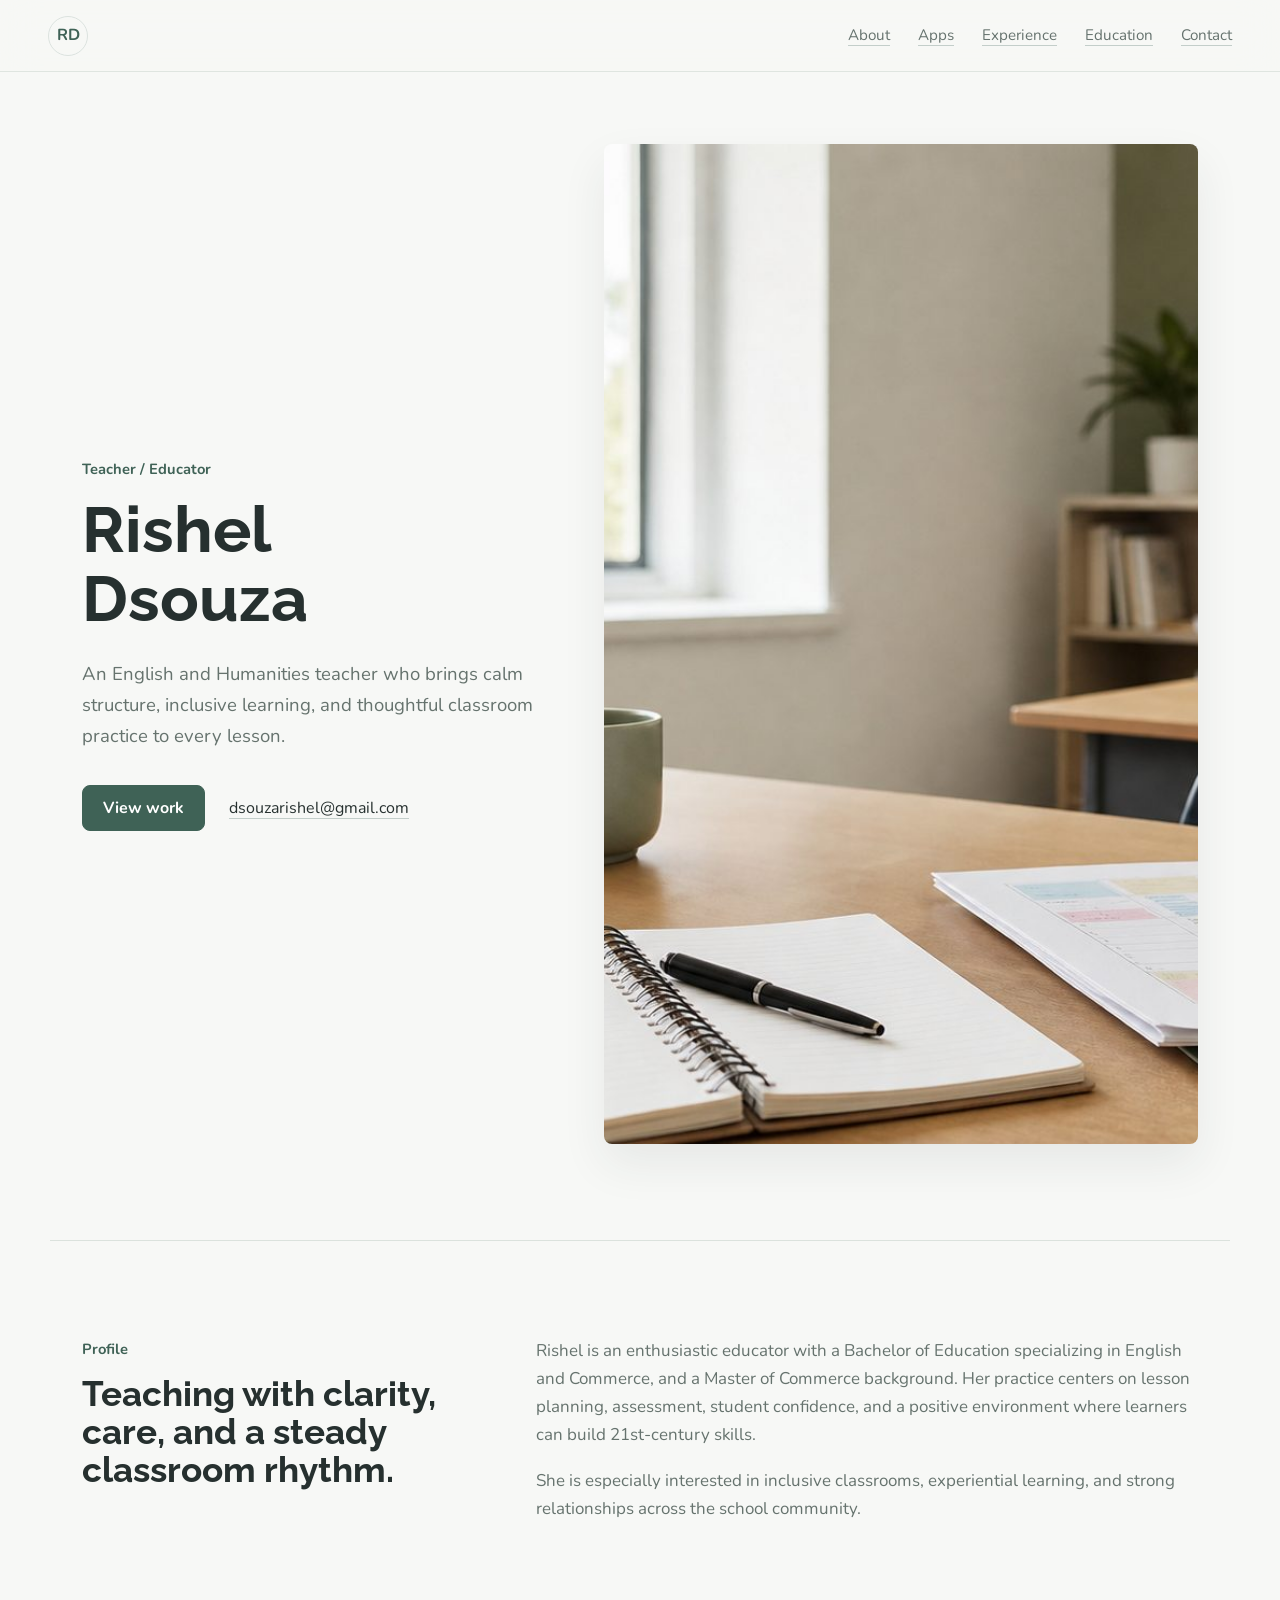
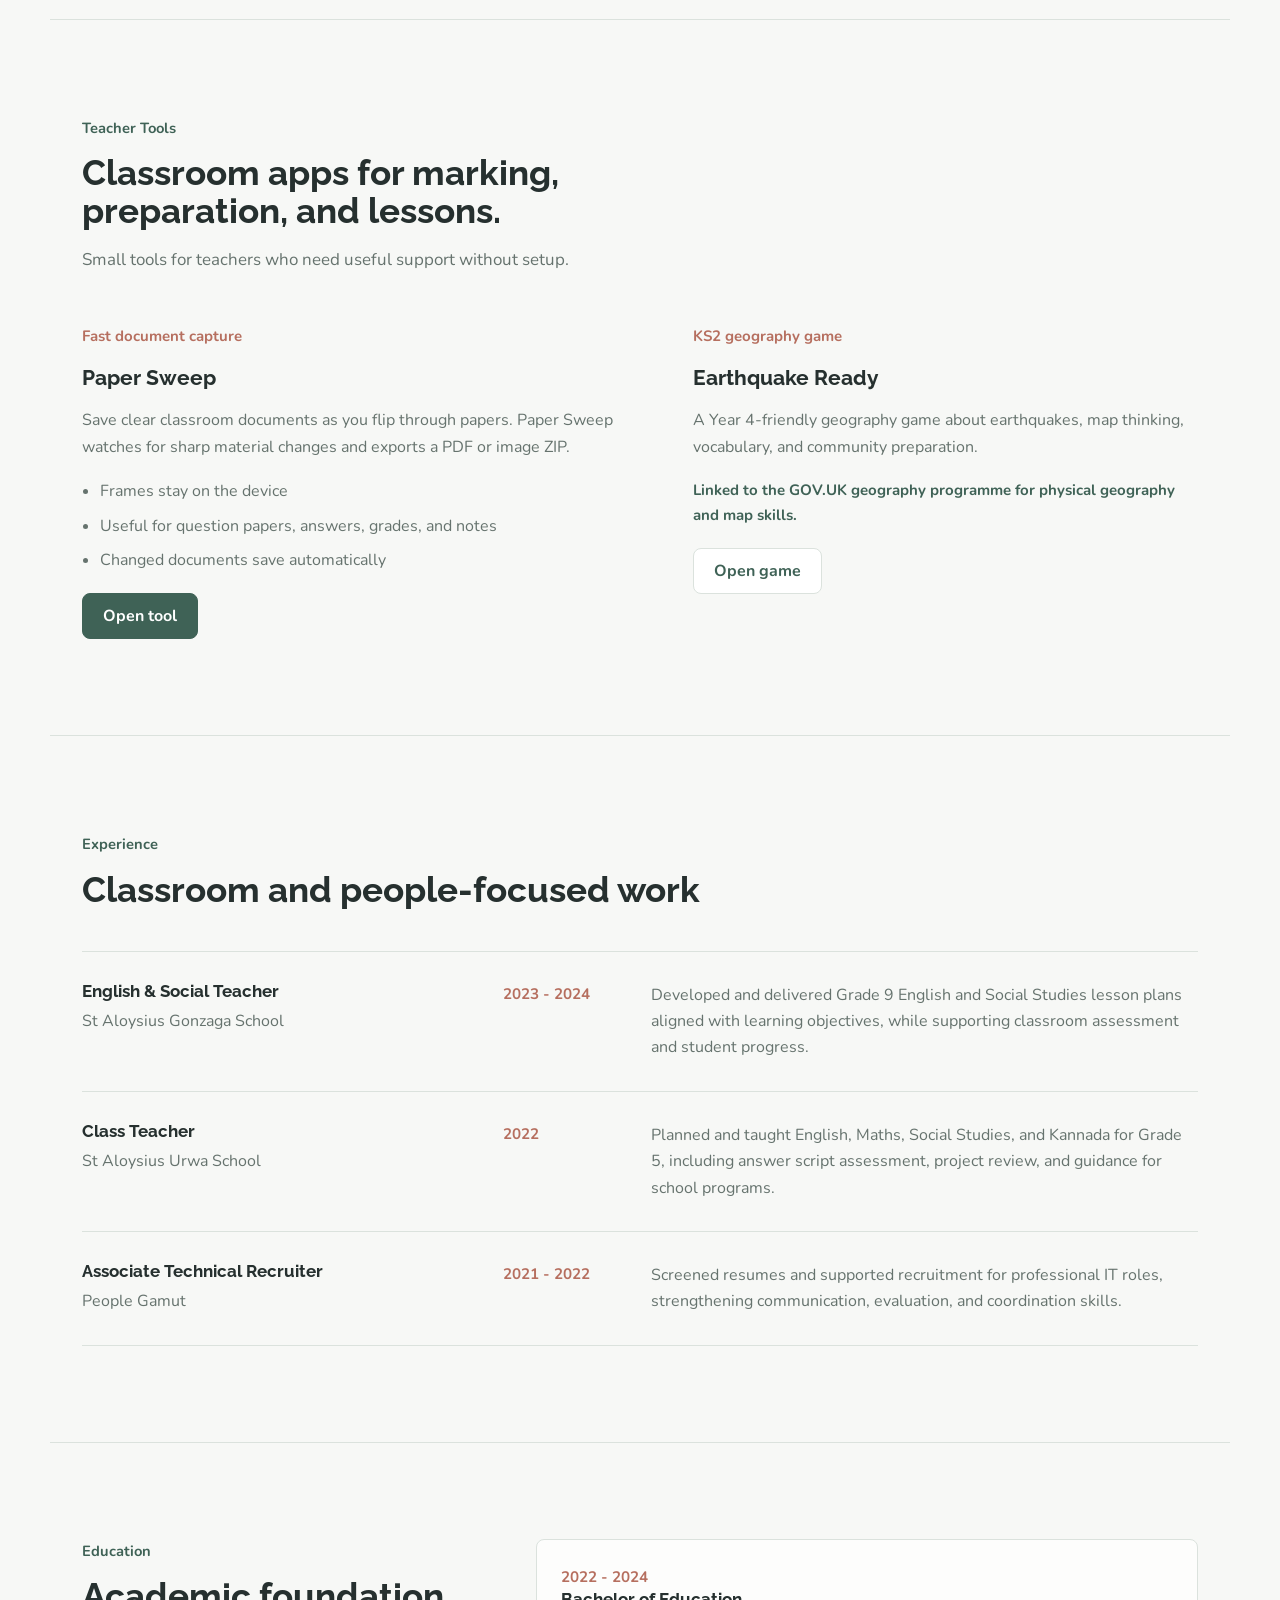
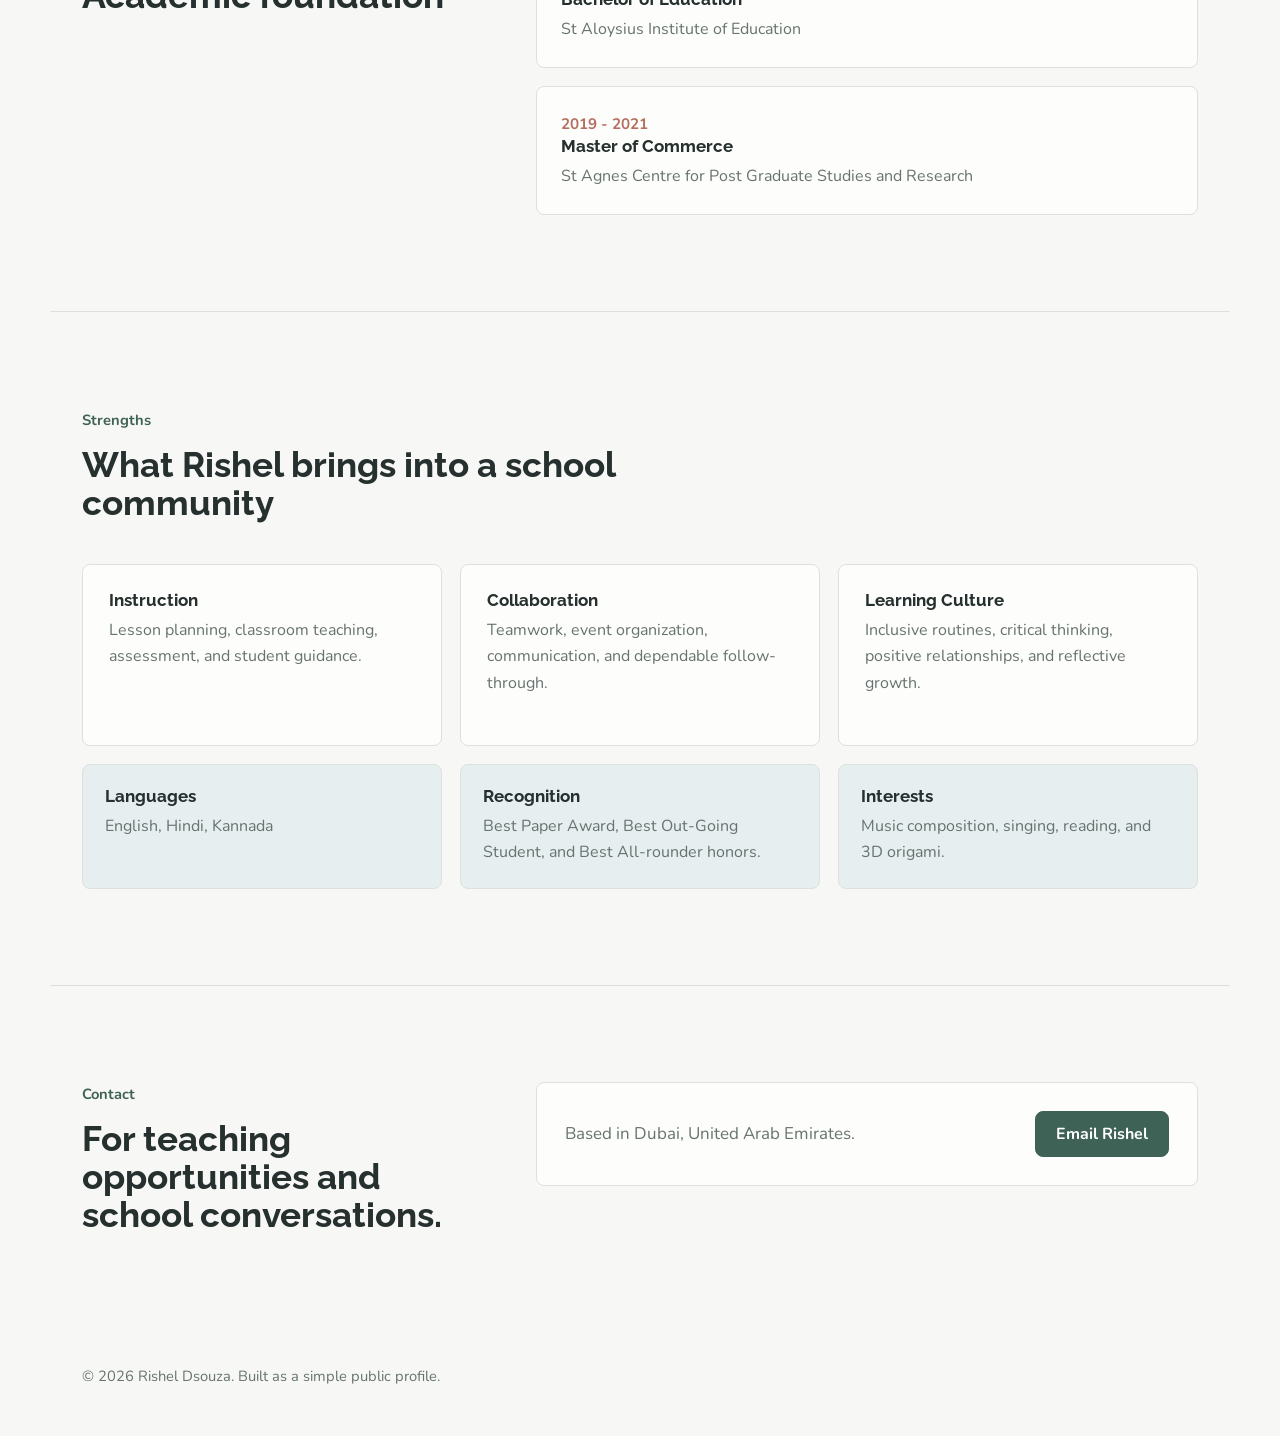
<file: index.html>
<!doctype html>
<html lang="en">
  <head>
    <meta charset="utf-8">
    <meta name="viewport" content="width=device-width, initial-scale=1">
    <title>Rishel Dsouza | Teacher & Educator</title>
    <meta
      name="description"
      content="Rishel Dsouza is a teacher and educator focused on inclusive classrooms, English, Social Studies, and experiential learning."
    >
    <link rel="preconnect" href="https://fonts.googleapis.com">
    <link rel="preconnect" href="https://fonts.gstatic.com" crossorigin>
    <link
      href="https://fonts.googleapis.com/css2?family=Nunito:wght@400;600;700;800&family=Raleway:wght@600;700;800&display=swap"
      rel="stylesheet"
    >
    <link rel="preload" href="assets/images/educator-workspace.jpg" as="image">
    <link rel="stylesheet" href="assets/css/styles.css">
  </head>
  <body>
    <header class="site-header" aria-label="Primary">
      <a class="brand" href="#top" aria-label="Rishel Dsouza home">RD</a>
      <nav class="site-nav" aria-label="Site navigation">
        <a href="#about">About</a>
        <a href="#apps">Apps</a>
        <a href="#experience">Experience</a>
        <a href="#education">Education</a>
        <a href="#contact">Contact</a>
      </nav>
    </header>

    <main id="top">
      <section class="hero" aria-labelledby="hero-title">
        <div class="hero-copy">
          <p class="eyebrow">Teacher / Educator</p>
          <h1 id="hero-title">Rishel Dsouza</h1>
          <p class="hero-text">
            An English and Humanities teacher who brings calm structure, inclusive learning, and thoughtful classroom practice to every lesson.
          </p>
          <div class="hero-actions" aria-label="Primary actions">
            <a class="button" href="#experience">View work</a>
            <a class="text-link" href="mailto:dsouzarishel@gmail.com">dsouzarishel@gmail.com</a>
          </div>
        </div>
        <figure class="hero-media">
          <img
            src="assets/images/educator-workspace.jpg"
            alt="A quiet classroom workspace with a notebook, lesson plans, and soft daylight."
            width="1800"
            height="1000"
          >
        </figure>
      </section>

      <section class="section intro" id="about" aria-labelledby="about-title">
        <div>
          <p class="section-kicker">Profile</p>
          <h2 id="about-title">Teaching with clarity, care, and a steady classroom rhythm.</h2>
        </div>
        <div class="intro-copy">
          <p>
            Rishel is an enthusiastic educator with a Bachelor of Education specializing in English and Commerce, and a Master of Commerce background.
            Her practice centers on lesson planning, assessment, student confidence, and a positive environment where learners can build 21st-century skills.
          </p>
          <p>
            She is especially interested in inclusive classrooms, experiential learning, and strong relationships across the school community.
          </p>
        </div>
      </section>

      <section class="section apps" id="apps" aria-labelledby="apps-title">
        <div class="section-heading">
          <p class="section-kicker">Teacher Tools</p>
          <h2 id="apps-title">Classroom apps for marking, preparation, and lessons.</h2>
          <p>
            Small tools for teachers who need useful support without setup.
          </p>
        </div>

        <div class="app-grid" aria-label="Teacher tools">
          <article class="app-card app-card-featured">
            <p class="app-label">Fast document capture</p>
            <h3>Paper Sweep</h3>
            <p>
              Save clear classroom documents as you flip through papers. Paper Sweep watches for sharp material changes and exports a PDF or image ZIP.
            </p>
            <ul class="app-points">
              <li>Frames stay on the device</li>
              <li>Useful for question papers, answers, grades, and notes</li>
              <li>Changed documents save automatically</li>
            </ul>
            <a class="button" href="apps/paper-sweep/">Open tool</a>
          </article>

          <article class="app-card">
            <p class="app-label">KS2 geography game</p>
            <h3>Earthquake Ready</h3>
            <p>
              A Year 4-friendly geography game about earthquakes, map thinking, vocabulary, and community preparation.
            </p>
            <p class="app-reference">
              Linked to the GOV.UK geography programme for physical geography and map skills.
            </p>
            <a class="button secondary-button" href="games/Teaching/">Open game</a>
          </article>
        </div>
      </section>

      <section class="section" id="experience" aria-labelledby="experience-title">
        <div class="section-heading">
          <p class="section-kicker">Experience</p>
          <h2 id="experience-title">Classroom and people-focused work</h2>
        </div>

        <div class="timeline" aria-label="Professional experience">
          <article class="timeline-item">
            <div>
              <h3>English & Social Teacher</h3>
              <p>St Aloysius Gonzaga School</p>
            </div>
            <time datetime="2023">2023 - 2024</time>
            <p>
              Developed and delivered Grade 9 English and Social Studies lesson plans aligned with learning objectives, while supporting classroom assessment and student progress.
            </p>
          </article>

          <article class="timeline-item">
            <div>
              <h3>Class Teacher</h3>
              <p>St Aloysius Urwa School</p>
            </div>
            <time datetime="2022">2022</time>
            <p>
              Planned and taught English, Maths, Social Studies, and Kannada for Grade 5, including answer script assessment, project review, and guidance for school programs.
            </p>
          </article>

          <article class="timeline-item">
            <div>
              <h3>Associate Technical Recruiter</h3>
              <p>People Gamut</p>
            </div>
            <time datetime="2021">2021 - 2022</time>
            <p>
              Screened resumes and supported recruitment for professional IT roles, strengthening communication, evaluation, and coordination skills.
            </p>
          </article>
        </div>
      </section>

      <section class="section split" id="education" aria-labelledby="education-title">
        <div>
          <p class="section-kicker">Education</p>
          <h2 id="education-title">Academic foundation</h2>
        </div>
        <div class="quiet-list">
          <article>
            <span>2022 - 2024</span>
            <h3>Bachelor of Education</h3>
            <p>St Aloysius Institute of Education</p>
          </article>
          <article>
            <span>2019 - 2021</span>
            <h3>Master of Commerce</h3>
            <p>St Agnes Centre for Post Graduate Studies and Research</p>
          </article>
        </div>
      </section>

      <section class="section strengths" aria-labelledby="strengths-title">
        <div class="section-heading">
          <p class="section-kicker">Strengths</p>
          <h2 id="strengths-title">What Rishel brings into a school community</h2>
        </div>

        <div class="strength-grid">
          <article>
            <h3>Instruction</h3>
            <p>Lesson planning, classroom teaching, assessment, and student guidance.</p>
          </article>
          <article>
            <h3>Collaboration</h3>
            <p>Teamwork, event organization, communication, and dependable follow-through.</p>
          </article>
          <article>
            <h3>Learning Culture</h3>
            <p>Inclusive routines, critical thinking, positive relationships, and reflective growth.</p>
          </article>
        </div>

        <div class="detail-grid" aria-label="Additional details">
          <div>
            <h3>Languages</h3>
            <p>English, Hindi, Kannada</p>
          </div>
          <div>
            <h3>Recognition</h3>
            <p>Best Paper Award, Best Out-Going Student, and Best All-rounder honors.</p>
          </div>
          <div>
            <h3>Interests</h3>
            <p>Music composition, singing, reading, and 3D origami.</p>
          </div>
        </div>
      </section>

      <section class="section contact" id="contact" aria-labelledby="contact-title">
        <div>
          <p class="section-kicker">Contact</p>
          <h2 id="contact-title">For teaching opportunities and school conversations.</h2>
        </div>
        <div class="contact-panel">
          <p>Based in Dubai, United Arab Emirates.</p>
          <a class="button" href="mailto:dsouzarishel@gmail.com">Email Rishel</a>
        </div>
      </section>
    </main>

    <footer class="site-footer">
      <p>&copy; <span id="year"></span> Rishel Dsouza. Built as a simple public profile.</p>
    </footer>

    <script src="assets/js/main.js"></script>
  </body>
</html>
</file>
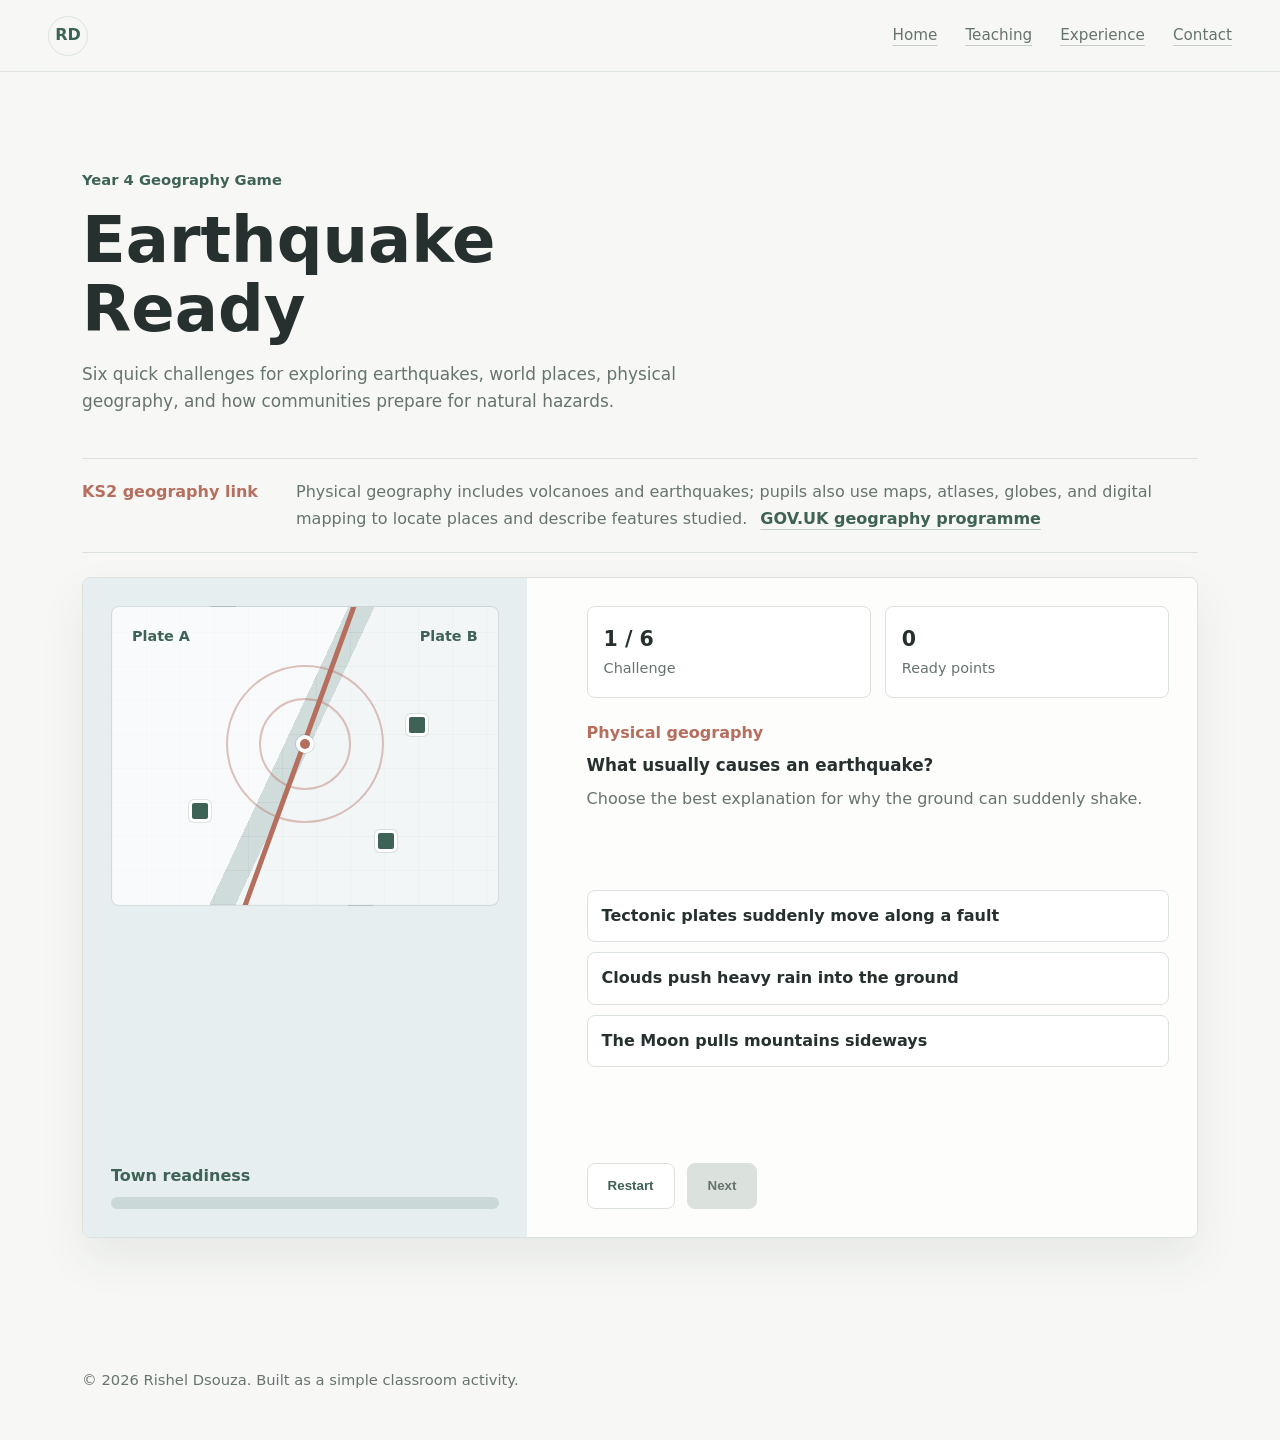
<file: games/Teaching/index.html>
<!doctype html>
<html lang="en">
  <head>
    <meta charset="utf-8">
    <meta name="viewport" content="width=device-width, initial-scale=1">
    <title>Earthquake Ready | Teaching Game</title>
    <meta
      name="description"
      content="A Year 4-friendly Key Stage 2 geography game about earthquakes, map skills, and community preparation."
    >
    <link rel="stylesheet" href="../../assets/css/styles.css">
  </head>
  <body>
    <header class="site-header" aria-label="Primary">
      <a class="brand" href="../../" aria-label="Rishel Dsouza home">RD</a>
      <nav class="site-nav" aria-label="Site navigation">
        <a href="../../">Home</a>
        <a href="../../#teaching">Teaching</a>
        <a href="../../#experience">Experience</a>
        <a href="../../#contact">Contact</a>
      </nav>
    </header>

    <main>
      <section class="section game-page" aria-labelledby="game-title">
        <div class="section-heading">
          <p class="section-kicker">Year 4 Geography Game</p>
          <h1 id="game-title">Earthquake Ready</h1>
          <p>
            Six quick challenges for exploring earthquakes, world places, physical geography, and how communities prepare for natural hazards.
          </p>
        </div>

        <div class="curriculum-note">
          <span>KS2 geography link</span>
          <p>
            Physical geography includes volcanoes and earthquakes; pupils also use maps, atlases, globes, and digital mapping to locate places and describe features studied.
            <a class="source-link" href="https://www.gov.uk/government/publications/national-curriculum-in-england-geography-programmes-of-study/national-curriculum-in-england-geography-programmes-of-study">GOV.UK geography programme</a>
          </p>
        </div>

        <div class="quake-game" data-game="earthquake-ready">
          <div class="quake-visual" aria-hidden="true">
            <div class="fault-scene">
              <span class="plate plate-left">Plate A</span>
              <span class="plate plate-right">Plate B</span>
              <span class="fault-line"></span>
              <span class="epicentre-dot"></span>
              <span class="quake-ring ring-one"></span>
              <span class="quake-ring ring-two"></span>
              <span class="town-dot town-one"></span>
              <span class="town-dot town-two"></span>
              <span class="town-dot town-three"></span>
            </div>
            <div class="readiness-meter">
              <span>Town readiness</span>
              <div class="meter-track">
                <span class="meter-fill" data-readiness-fill></span>
              </div>
            </div>
          </div>

          <div class="quake-panel">
            <div class="game-status" aria-label="Game progress">
              <div>
                <strong data-round-count>1 / 6</strong>
                <span>Challenge</span>
              </div>
              <div>
                <strong data-score-count>0</strong>
                <span>Ready points</span>
              </div>
            </div>

            <div class="question-block">
              <p class="question-label" data-question-label>Physical geography</p>
              <h3 data-question-title>Loading question</h3>
              <p data-question-text></p>
            </div>

            <div class="answer-grid" data-answer-grid aria-label="Answer choices"></div>
            <p class="game-feedback" data-feedback aria-live="polite"></p>

            <div class="game-actions">
              <button class="button secondary-button" type="button" data-reset-game>Restart</button>
              <button class="button" type="button" data-next-question disabled>Next</button>
            </div>
          </div>
        </div>
      </section>
    </main>

    <footer class="site-footer">
      <p>&copy; <span id="year"></span> Rishel Dsouza. Built as a simple classroom activity.</p>
    </footer>

    <script src="../../assets/js/main.js"></script>
  </body>
</html>
</file>
<file: assets/css/styles.css>
:root {
  --page: #f7f8f6;
  --surface: #ffffff;
  --ink: #26302f;
  --muted: #66736e;
  --line: #dbe2dd;
  --sage: #6f8d80;
  --sage-deep: #3f6256;
  --clay: #b66f5f;
  --mist: #e6eef0;
  --shadow: 0 20px 45px rgba(38, 48, 47, 0.08);
}

* {
  box-sizing: border-box;
}

html {
  scroll-behavior: smooth;
}

body {
  margin: 0;
  background: var(--page);
  color: var(--ink);
  font-family: Nunito, ui-sans-serif, system-ui, -apple-system, BlinkMacSystemFont, "Segoe UI", sans-serif;
  font-size: 16px;
  line-height: 1.65;
  letter-spacing: 0;
}

img {
  display: block;
  max-width: 100%;
}

a {
  color: inherit;
}

.site-header {
  position: sticky;
  top: 0;
  z-index: 10;
  display: flex;
  align-items: center;
  justify-content: space-between;
  min-height: 72px;
  padding: 0 48px;
  border-bottom: 1px solid rgba(219, 226, 221, 0.86);
  background: rgba(247, 248, 246, 0.9);
  backdrop-filter: blur(18px);
}

.brand {
  display: inline-grid;
  width: 40px;
  height: 40px;
  place-items: center;
  border: 1px solid var(--line);
  border-radius: 50%;
  color: var(--sage-deep);
  font-weight: 700;
  text-decoration: none;
}

.site-nav {
  display: flex;
  gap: 28px;
  align-items: center;
  color: var(--muted);
  font-size: 0.95rem;
}

.site-nav a,
.text-link {
  text-decoration-color: rgba(63, 98, 86, 0.28);
  text-underline-offset: 5px;
}

.site-nav a:hover,
.text-link:hover {
  color: var(--sage-deep);
  text-decoration-color: currentColor;
}

.hero {
  display: grid;
  grid-template-columns: minmax(0, 0.88fr) minmax(360px, 1.12fr);
  gap: 56px;
  align-items: center;
  max-width: 1180px;
  min-height: calc(100vh - 72px);
  margin: 0 auto;
  padding: 72px 32px 96px;
}

.hero-copy {
  max-width: 620px;
}

.eyebrow,
.section-kicker {
  margin: 0 0 14px;
  color: var(--sage-deep);
  font-size: 0.92rem;
  font-weight: 700;
}

h1,
h2,
h3,
p {
  overflow-wrap: break-word;
}

h1,
h2,
h3 {
  margin: 0;
  font-family: Raleway, Nunito, ui-sans-serif, system-ui, sans-serif;
  line-height: 1.08;
  font-weight: 720;
}

h1 {
  max-width: 10ch;
  font-size: 4rem;
}

h2 {
  font-size: 2.2rem;
}

h3 {
  font-size: 1.05rem;
}

.hero-text {
  max-width: 34rem;
  margin: 26px 0 0;
  color: var(--muted);
  font-size: 1.16rem;
}

.hero-actions {
  display: flex;
  flex-wrap: wrap;
  gap: 18px 24px;
  align-items: center;
  margin-top: 34px;
}

.button {
  display: inline-flex;
  align-items: center;
  justify-content: center;
  min-height: 46px;
  padding: 0 20px;
  border: 1px solid var(--sage-deep);
  border-radius: 8px;
  background: var(--sage-deep);
  color: #ffffff;
  font-weight: 700;
  text-decoration: none;
  transition: background-color 160ms ease, border-color 160ms ease, transform 160ms ease;
}

.button:hover {
  border-color: #29473d;
  background: #29473d;
  transform: translateY(-1px);
}

.hero-media {
  margin: 0;
}

.hero-media img {
  width: 100%;
  aspect-ratio: 1.33;
  object-fit: cover;
  border-radius: 8px;
  box-shadow: var(--shadow);
}

.section {
  max-width: 1180px;
  margin: 0 auto;
  padding: 96px 32px;
  border-top: 1px solid var(--line);
}

.intro,
.split,
.contact {
  display: grid;
  grid-template-columns: minmax(220px, 0.75fr) minmax(0, 1.25fr);
  gap: 56px;
  align-items: start;
}

.intro-copy p,
.contact-panel p {
  margin: 0;
  color: var(--muted);
  font-size: 1.06rem;
}

.intro-copy p + p {
  margin-top: 18px;
}

.section-heading {
  max-width: 680px;
  margin-bottom: 42px;
}

.section-heading p:not(.section-kicker) {
  margin: 16px 0 0;
  color: var(--muted);
  font-size: 1.06rem;
}

.curriculum-note {
  display: grid;
  grid-template-columns: 190px minmax(0, 1fr);
  gap: 24px;
  align-items: start;
  margin-bottom: 24px;
  padding: 20px 0;
  border-top: 1px solid var(--line);
  border-bottom: 1px solid var(--line);
}

.curriculum-note span {
  color: var(--clay);
  font-weight: 700;
}

.curriculum-note p {
  margin: 0;
  color: var(--muted);
}

.source-link {
  display: inline-block;
  margin-left: 8px;
  color: var(--sage-deep);
  font-weight: 700;
  text-decoration-color: rgba(63, 98, 86, 0.28);
  text-underline-offset: 5px;
}

.source-link:hover {
  text-decoration-color: currentColor;
}

.app-grid {
  display: grid;
  grid-template-columns: minmax(0, 1.08fr) minmax(0, 0.92fr);
  gap: 18px;
}

.app-card {
  display: grid;
  gap: 18px;
  align-content: start;
  min-height: 100%;
  padding: 8px 0 0;
  border-radius: 8px;
}

.app-card-featured {
  padding-right: 28px;
}

.app-label,
.app-reference {
  margin: 0;
  font-size: 0.94rem;
  font-weight: 700;
}

.app-label {
  color: var(--clay);
}

.app-card h3 {
  font-size: 1.3rem;
}

.app-card p:not(.app-label, .app-reference) {
  margin: 0;
  color: var(--muted);
}

.app-reference {
  color: var(--sage-deep);
}

.app-points {
  display: grid;
  gap: 8px;
  margin: 0;
  padding-left: 1.1rem;
  color: var(--muted);
}

.app-card .button {
  justify-self: start;
  margin-top: 2px;
}

.teaching-launch {
  display: flex;
  flex-wrap: wrap;
  gap: 20px;
  align-items: center;
  justify-content: space-between;
  padding: 28px;
  border: 1px solid var(--line);
  border-radius: 8px;
  background: rgba(255, 255, 255, 0.72);
}

.teaching-launch div {
  max-width: 680px;
}

.teaching-launch h3 {
  margin-bottom: 8px;
}

.teaching-launch p {
  margin: 0;
  color: var(--muted);
}

.game-page {
  border-top: 0;
}

.game-page h1 {
  max-width: 14ch;
}

.quake-game {
  display: grid;
  grid-template-columns: minmax(280px, 0.82fr) minmax(0, 1.18fr);
  gap: 32px;
  align-items: stretch;
  border: 1px solid var(--line);
  border-radius: 8px;
  background: rgba(255, 255, 255, 0.72);
  box-shadow: var(--shadow);
  overflow: hidden;
}

.quake-visual {
  display: grid;
  align-content: space-between;
  gap: 22px;
  min-height: 420px;
  padding: 28px;
  background: var(--mist);
}

.fault-scene {
  position: relative;
  min-height: 300px;
  border: 1px solid rgba(63, 98, 86, 0.18);
  border-radius: 8px;
  background:
    linear-gradient(115deg, rgba(255, 255, 255, 0.72) 0 45%, rgba(111, 141, 128, 0.18) 45% 50%, rgba(255, 255, 255, 0.48) 50% 100%),
    repeating-linear-gradient(0deg, rgba(38, 48, 47, 0.06) 0 1px, transparent 1px 34px),
    repeating-linear-gradient(90deg, rgba(38, 48, 47, 0.05) 0 1px, transparent 1px 34px);
  overflow: hidden;
}

.plate,
.fault-line,
.epicentre-dot,
.quake-ring,
.town-dot {
  position: absolute;
}

.plate {
  top: 18px;
  color: var(--sage-deep);
  font-size: 0.9rem;
  font-weight: 700;
}

.plate-left {
  left: 20px;
}

.plate-right {
  right: 20px;
}

.fault-line {
  inset: -20px auto -20px 48%;
  width: 5px;
  border-radius: 999px;
  background: var(--clay);
  transform: rotate(20deg);
}

.epicentre-dot {
  top: 46%;
  left: 50%;
  width: 18px;
  height: 18px;
  border: 4px solid #ffffff;
  border-radius: 50%;
  background: var(--clay);
  transform: translate(-50%, -50%);
  box-shadow: 0 0 0 1px rgba(38, 48, 47, 0.12);
}

.quake-ring {
  top: 46%;
  left: 50%;
  border: 2px solid rgba(182, 111, 95, 0.42);
  border-radius: 50%;
  transform: translate(-50%, -50%);
}

.ring-one {
  width: 92px;
  height: 92px;
}

.ring-two {
  width: 158px;
  height: 158px;
}

.town-dot {
  width: 22px;
  height: 22px;
  border: 3px solid #ffffff;
  border-radius: 5px;
  background: var(--sage-deep);
  box-shadow: 0 0 0 1px rgba(38, 48, 47, 0.12);
}

.town-one {
  right: 26%;
  bottom: 18%;
}

.town-two {
  left: 20%;
  bottom: 28%;
}

.town-three {
  right: 18%;
  top: 36%;
}

.readiness-meter span {
  display: block;
  margin-bottom: 8px;
  color: var(--sage-deep);
  font-weight: 700;
}

.meter-track {
  height: 12px;
  border-radius: 999px;
  background: rgba(63, 98, 86, 0.16);
  overflow: hidden;
}

.meter-fill {
  display: block;
  width: 0;
  height: 100%;
  border-radius: inherit;
  background: var(--sage-deep);
  transition: width 220ms ease;
}

.quake-panel {
  display: grid;
  gap: 22px;
  align-content: start;
  padding: 28px;
}

.game-status {
  display: grid;
  grid-template-columns: repeat(2, minmax(0, 1fr));
  gap: 14px;
}

.game-status div {
  padding: 16px;
  border: 1px solid var(--line);
  border-radius: 8px;
  background: var(--surface);
}

.game-status strong,
.game-status span {
  display: block;
}

.game-status strong {
  font-size: 1.28rem;
}

.game-status span {
  color: var(--muted);
  font-size: 0.9rem;
}

.question-block {
  min-height: 148px;
}

.question-label {
  margin: 0 0 10px;
  color: var(--clay);
  font-weight: 700;
}

.question-block p:last-child {
  margin: 12px 0 0;
  color: var(--muted);
}

.answer-grid {
  display: grid;
  gap: 10px;
}

.answer-choice {
  width: 100%;
  min-height: 52px;
  padding: 12px 14px;
  border: 1px solid var(--line);
  border-radius: 8px;
  background: var(--surface);
  color: var(--ink);
  font: inherit;
  font-weight: 650;
  text-align: left;
  cursor: pointer;
  transition: border-color 160ms ease, background-color 160ms ease, transform 160ms ease;
}

.answer-choice:hover:not(:disabled),
.answer-choice:focus-visible {
  border-color: var(--sage-deep);
  background: #f3f7f4;
  outline: none;
  transform: translateY(-1px);
}

.answer-choice:disabled {
  cursor: default;
}

.answer-choice.is-correct {
  border-color: var(--sage-deep);
  background: rgba(111, 141, 128, 0.18);
}

.answer-choice.is-incorrect {
  border-color: var(--clay);
  background: rgba(182, 111, 95, 0.14);
}

.game-feedback {
  min-height: 52px;
  margin: 0;
  color: var(--muted);
  font-weight: 650;
}

.game-actions {
  display: flex;
  flex-wrap: wrap;
  gap: 12px;
}

.secondary-button {
  border-color: var(--line);
  background: var(--surface);
  color: var(--sage-deep);
}

.secondary-button:hover {
  border-color: var(--sage-deep);
  background: #f3f7f4;
  color: var(--sage-deep);
}

.button:disabled {
  border-color: var(--line);
  background: var(--line);
  color: var(--muted);
  cursor: default;
  transform: none;
}

.timeline {
  display: grid;
  gap: 0;
}

.timeline-item {
  display: grid;
  grid-template-columns: minmax(210px, 0.72fr) 120px minmax(0, 1fr);
  gap: 28px;
  padding: 30px 0;
  border-top: 1px solid var(--line);
}

.timeline-item:last-child {
  border-bottom: 1px solid var(--line);
}

.timeline-item h3,
.quiet-list h3,
.strength-grid h3,
.detail-grid h3 {
  margin-bottom: 8px;
}

.timeline-item p,
.quiet-list p,
.strength-grid p,
.detail-grid p {
  margin: 0;
  color: var(--muted);
}

.timeline-item time,
.quiet-list span {
  color: var(--clay);
  font-size: 0.95rem;
  font-weight: 700;
}

.quiet-list {
  display: grid;
  gap: 18px;
}

.quiet-list article,
.strength-grid article,
.detail-grid div,
.contact-panel {
  border: 1px solid var(--line);
  border-radius: 8px;
  background: rgba(255, 255, 255, 0.72);
}

.quiet-list article {
  padding: 24px;
}

.strength-grid,
.detail-grid {
  display: grid;
  gap: 18px;
}

.strength-grid {
  grid-template-columns: repeat(3, minmax(0, 1fr));
}

.strength-grid article {
  min-height: 182px;
  padding: 26px;
}

.detail-grid {
  grid-template-columns: repeat(3, minmax(0, 1fr));
  margin-top: 18px;
}

.detail-grid div {
  padding: 22px;
  background: var(--mist);
}

.contact-panel {
  display: flex;
  flex-wrap: wrap;
  gap: 18px;
  align-items: center;
  justify-content: space-between;
  padding: 28px;
}

.site-footer {
  max-width: 1180px;
  margin: 0 auto;
  padding: 34px 32px 48px;
  color: var(--muted);
  font-size: 0.92rem;
}

.site-footer p {
  margin: 0;
}

@media (max-width: 900px) {
  .site-header {
    padding: 0 24px;
  }

  .hero,
  .intro,
  .split,
  .contact,
  .curriculum-note,
  .quake-game,
  .app-grid,
  .timeline-item,
  .strength-grid,
  .detail-grid {
    grid-template-columns: 1fr;
  }

  .hero {
    gap: 40px;
    min-height: auto;
    padding-top: 56px;
  }

  h1 {
    font-size: 3.2rem;
  }

  h2 {
    font-size: 1.95rem;
  }

  .timeline-item {
    gap: 12px;
  }

  .quake-visual {
    min-height: 340px;
  }
}

@media (max-width: 640px) {
  .site-header {
    position: static;
    align-items: flex-start;
    gap: 18px;
    min-height: auto;
    padding: 18px;
  }

  .site-nav {
    flex-wrap: wrap;
    gap: 12px 18px;
    justify-content: flex-end;
    font-size: 0.9rem;
  }

  .hero,
  .section {
    padding-right: 20px;
    padding-left: 20px;
  }

  .hero {
    padding-top: 44px;
    padding-bottom: 72px;
  }

  .section {
    padding-top: 72px;
    padding-bottom: 72px;
  }

  h1 {
    font-size: 2.65rem;
  }

  h2 {
    font-size: 1.72rem;
  }

  .hero-text {
    font-size: 1.05rem;
  }

  .hero-actions,
  .teaching-launch,
  .contact-panel,
  .game-actions {
    align-items: stretch;
    flex-direction: column;
  }

  .button {
    width: 100%;
  }

  .quake-panel,
  .quake-visual {
    padding: 20px;
  }

  .game-status {
    grid-template-columns: 1fr;
  }
}
</file>
